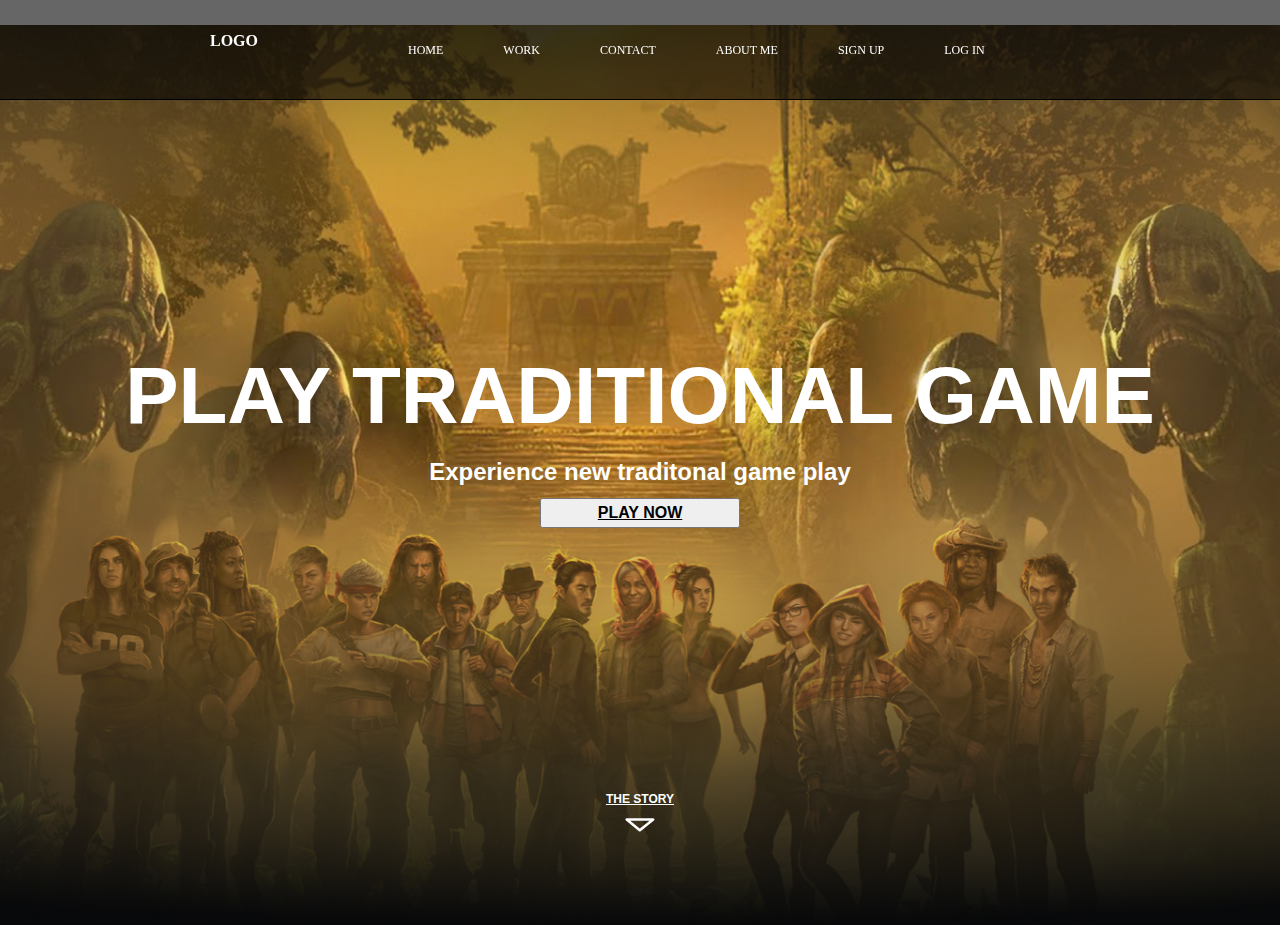
<file: index.html>
<!DOCTYPE html>
<html lang="en">
<head>
    <meta charset="UTF-8">
    <meta http-equiv="X-UA-Compatible" content="IE=edge">
    <meta name="viewport" content="width=device-width, initial-scale=1.0">
    <link rel="stylesheet" href="https://cdn.jsdelivr.net/npm/bootstrap@4.6.1/dist/css/bootstrap.min.css" integrity="sha384-zCbKRCUGaJDkqS1kPbPd7TveP5iyJE0EjAuZQTgFLD2ylzuqKfdKlfG/eSrtxUkn" crossorigin="anonymous">
    <link rel="stylesheet" href="style.css">
    <script src="https://cdn.jsdelivr.net/npm/jquery@3.5.1/dist/jquery.slim.min.js" integrity="sha384-DfXdz2htPH0lsSSs5nCTpuj/zy4C+OGpamoFVy38MVBnE+IbbVYUew+OrCXaRkfj" crossorigin="anonymous"></script>
    <script src="https://cdn.jsdelivr.net/npm/bootstrap@4.6.1/dist/js/bootstrap.bundle.min.js" integrity="sha384-fQybjgWLrvvRgtW6bFlB7jaZrFsaBXjsOMm/tB9LTS58ONXgqbR9W8oWht/amnpF" crossorigin="anonymous"></script>

    <title>Games</title>
    <link rel="icon" type="icon.ico" href="assets/icon.ico"/>
</head>
<body>
    <h1>PLAY TRADITIONAL GAME</h1>
    <h3>Experience new traditonal game play</h3>
    <button type="button" class="btn btn-warning"><a href="http://bit.ly/exscreendesign">PLAY NOW</a></button>
    <h6><a href="two.html">THE STORY</a></h6>
    <img src="assets/scroll-down.svg">
   <nav>
    <div class="logo">LOGO</div>
    <ul>
        <li><a href="#">HOME</a></li>
        <li><a href="#">WORK</a></li>
        <li><a href="#">CONTACT</a></li>
        <li><a href="#">ABOUT ME</a></li>
        <li><a href="#">SIGN UP</a></li>
        <li><a href="#">LOG IN</a></li>
    </ul>
   </nav>
   <section id="one"></section>

</body>
</html>
</file>
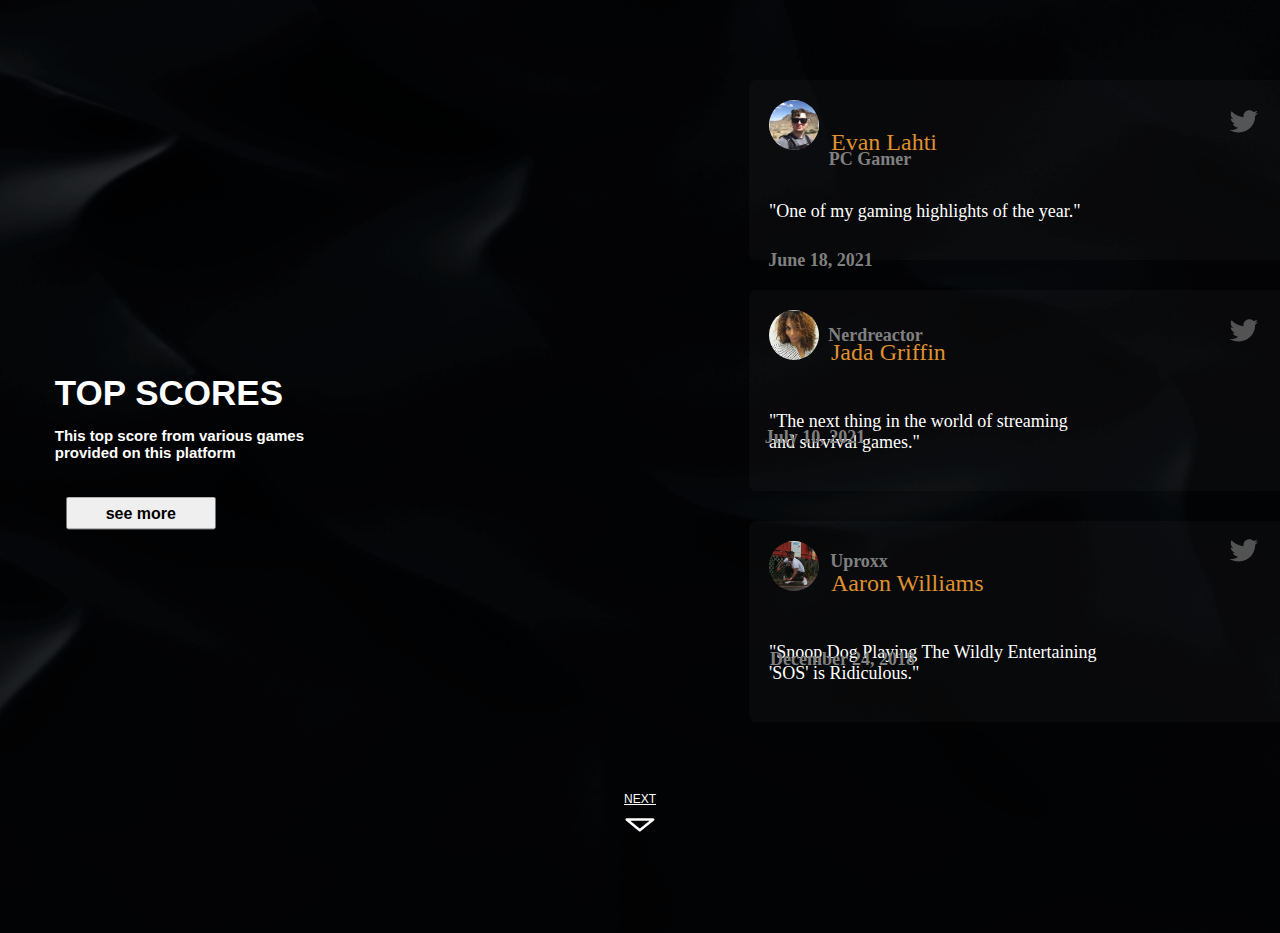
<file: five.html>
<!DOCTYPE html>
<html lang="en">
<head>
    <meta charset="UTF-8">
    <meta http-equiv="X-UA-Compatible" content="IE=edge">
    <meta name="viewport" content="width=device-width, initial-scale=1.0">
    <link rel="stylesheet" href="https://cdn.jsdelivr.net/npm/bootstrap@4.6.1/dist/css/bootstrap.min.css" integrity="sha384-zCbKRCUGaJDkqS1kPbPd7TveP5iyJE0EjAuZQTgFLD2ylzuqKfdKlfG/eSrtxUkn" crossorigin="anonymous">
    
    <script src="https://cdn.jsdelivr.net/npm/jquery@3.5.1/dist/jquery.slim.min.js" integrity="sha384-DfXdz2htPH0lsSSs5nCTpuj/zy4C+OGpamoFVy38MVBnE+IbbVYUew+OrCXaRkfj" crossorigin="anonymous"></script>
    <script src="https://cdn.jsdelivr.net/npm/bootstrap@4.6.1/dist/js/bootstrap.bundle.min.js" integrity="sha384-fQybjgWLrvvRgtW6bFlB7jaZrFsaBXjsOMm/tB9LTS58ONXgqbR9W8oWht/amnpF" crossorigin="anonymous"></script>

    <title>Games</title>
    <link rel="icon" type="icon.ico" href="assets/icon.ico"/>
</head>

<style>
    body{
    width: 100%;
    height: 100vh;
    background: url(assets/top-score-bg.png);
    background-size: cover;
    background-position: center;    
    }

    .wrapper {
    display: grid;
    grid-gap: 30px;
    width: 550px;
    height: 200px;
    margin: 0;
    padding: 0;
    position: absolute;
    top: 20%;
    left: 80%;
    transform: translateX(-50%) translateY(-50%);
  }

  .box {
    background-color:rgba(136, 134, 134, 0.051);
    color: rgb(223, 144, 48);
    border-radius: 7px;
    padding: 20px;
    font-size: 150%;

  }

    
  .c {
    grid-column: 1 ;
    grid-row: 1 ; 
  }
  .f {
    grid-column: 1 ;
    grid-row: 2 ;
    
  }
  .e {
    grid-column: 1 ;
    grid-row: 3;
  }

  p{
    color: white;
    font-size: 18px; 
    font-family: "open sans";
  }
  .evan{
    color: grey;
    font-size: 18px; 
    font-family: "open sans";
    position: fixed;
    top: 30.5%;
    left: 22%;
    transform: translateX(-50%) translateY(-50%)
  }
  .lahti{
    color: grey;
    font-size: 18px; 
    font-family: "open sans";
    position: fixed;
    top: 75%;
    left: 13%;
    transform: translateX(-50%) translateY(-50%)
  }
  .jada{
    color: grey;
    font-size: 18px; 
    font-family: "open sans";
    position: fixed;
    bottom: -47%;
    left: 23%;
    transform: translateX(-50%) translateY(-50%)
  }
  .griffin{
    color: grey;
    font-size: 18px; 
    font-family: "open sans";
    position: fixed;
    bottom: -104%;
    left: 12%;
    transform: translateX(-50%) translateY(-50%)
  }

  .aaron{
    color: grey;
    font-size: 18px; 
    font-family: "open sans";
    position: fixed;
    bottom: -160%;
    left: 20%;
    transform: translateX(-50%) translateY(-50%)
  }
  .williams{
    color: grey;
    font-size: 18px; 
    font-family: "open sans";
    position: fixed;
    bottom: -215%;
    left: 17%;
    transform: translateX(-50%) translateY(-50%)
  }
  
  h2{
    color: #fff;
    width: 300px;
    height: 100px;
    font-size: 35px;
    margin: 0;
    padding: 0;
    text-align: left;
    font-family: "arial";
    position: absolute;
    top: 47%;
    left: 16%;
    transform: translateX(-50%) translateY(-50%);
    }

    h4{
    color: #fff;
    width: 300px;
    height: 100px;
    font-size: 15px;
    margin: 0;
    padding: 0;
    text-align: left;
    font-family: "arial";
    position: absolute;
    top: 53%;
    left: 16%;
    transform: translateX(-50%) translateY(-50%);
    }

   
    h6 a{
        color: #fff;
        width: 100px;
        height: 30px;
        font-size: 12px;
        font-weight: lighter;
        margin: 0;
        padding: 0;
        text-align: center;
        font-family: "arial";
        position: absolute;
        bottom: 7%;
        left: 50%;
        transform: translateX(-50%) translateY(-50%);
    }

    .next{
        width: 30px;
        height: 30px;
        margin: 0;
        padding: 0;
        position: absolute;
        bottom: 5%;
        left: 50%;
        transform: translateX(-50%) translateY(-50%);
    }
  
    button{
        width: 150px;
        height: 33px;
        margin: 0;
        padding: 0;
        position: absolute;
        top: 57%;
        left: 11%;
        transform: translateX(-50%) translateY(-50%);
        color: black;
        font-size: 16px;
        font-weight: bold;
        text-align: center;
        font-family: "arial";
}
    
.ava{
    width: 50px;
    height: 50px;
    border-radius: 50%;
}
.twit_evan{
    width: 30px;
    height: 30px;    
    position: fixed;
    top: 20.5%;
    left: 90%;
    transform: translateX(-50%) translateY(-50%)
}
.twit_jada{
    width: 30px;
    height: 30px;    
    position: fixed;
    bottom: -40%;
    left: 90%;
    transform: translateX(-50%) translateY(-50%)
}
.twit_aaron{
    width: 30px;
    height: 30px;    
    position: fixed;
    bottom: -150%;
    left: 90%;
    transform: translateX(-50%) translateY(-50%)
}

</style>

<body>
    
    <h2>TOP SCORES</h2>
    <h4>This top score from various games provided on this platform</h4>
    <button type="button" class="btn btn-warning">see more</button>
    <div class="wrapper">
        <div class="box c"><img class="ava" src="assets/evan-lahti.jpg"> &nbsp;Evan Lahti
            <img class="twit_evan" src="assets/twitter.svg">
            <h3 class="evan">PC Gamer</h3></br></br>
            <p>"One of my gaming highlights of the year." </p>
            <h5 class="lahti">June 18, 2021</h5>
        </div>
        
        <div class="box f"><img class="ava" src="assets/jada-griffin.jpg"> &nbsp;Jada Griffin
            <img class="twit_jada" src="assets/twitter.svg">
            <h3 class="jada">Nerdreactor</h3></br></br>
            <p>"The next thing in the world of streaming</br>
                and survival games."</p>
            <h5 class="griffin">July 10, 2021</h5>
        </div>
        
        <div class="box e"><img class="ava" src="assets/aaron-williams.jpg"> &nbsp;Aaron Williams
            <img class="twit_aaron" src="assets/twitter.svg">
            <h3 class="aaron">Uproxx</h3></br></br>
            <p>"Snoop Dog Playing The Wildly Entertaining</br>
                'SOS' is Ridiculous."</p>
            <h5 class="williams">December 24, 2018</h5>
        </div>
      </div>

      <h6><a href="six.html">NEXT</a></h6>
    <img src="assets/scroll-down.svg" class="next">

    
</body>
</html>
</file>
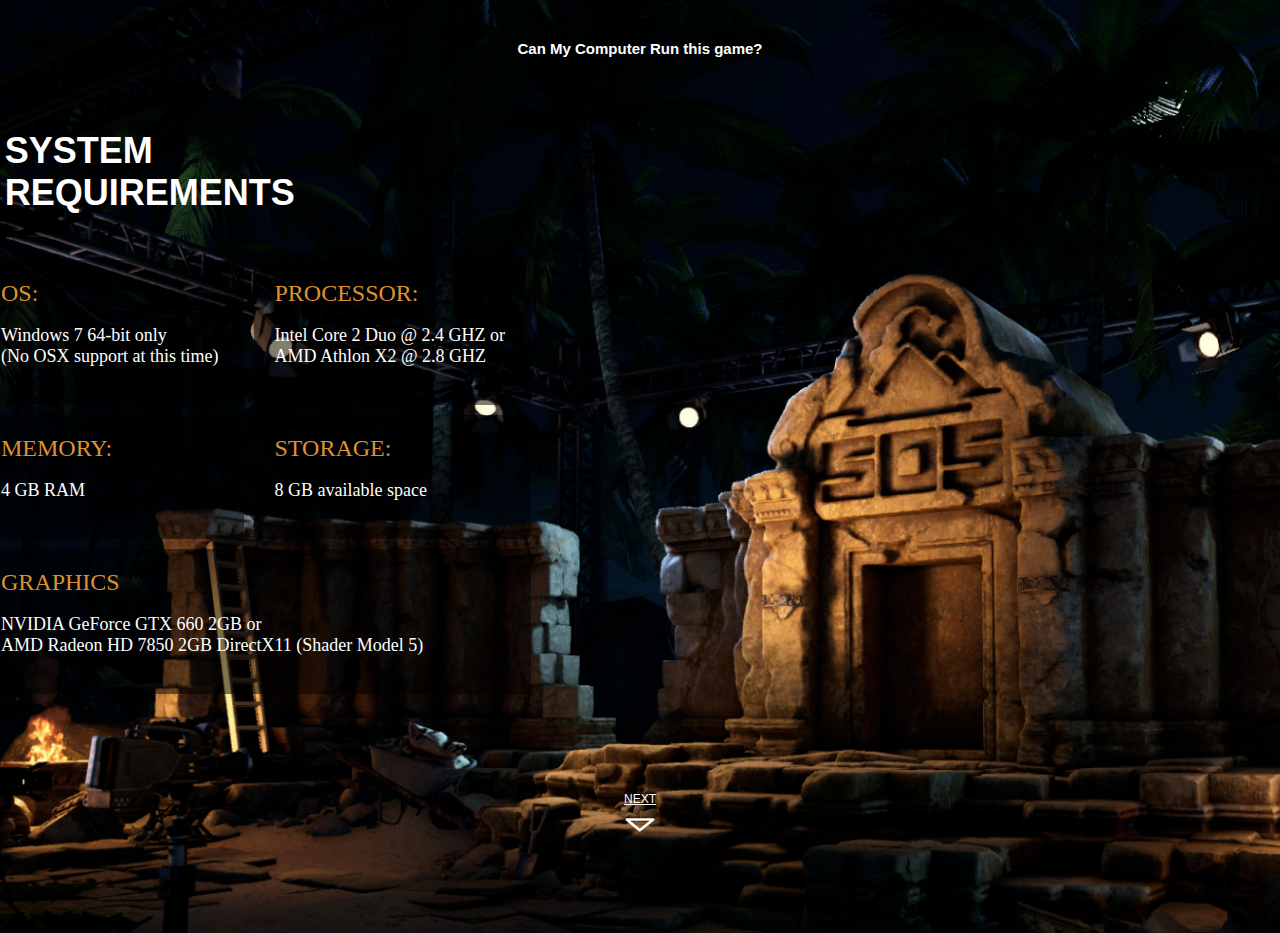
<file: four.html>
<!DOCTYPE html>
<html lang="en">
<head>
    <meta charset="UTF-8">
    <meta http-equiv="X-UA-Compatible" content="IE=edge">
    <meta name="viewport" content="width=device-width, initial-scale=1.0">
    <link rel="stylesheet" href="https://cdn.jsdelivr.net/npm/bootstrap@4.6.1/dist/css/bootstrap.min.css" integrity="sha384-zCbKRCUGaJDkqS1kPbPd7TveP5iyJE0EjAuZQTgFLD2ylzuqKfdKlfG/eSrtxUkn" crossorigin="anonymous">
    
    <script src="https://cdn.jsdelivr.net/npm/jquery@3.5.1/dist/jquery.slim.min.js" integrity="sha384-DfXdz2htPH0lsSSs5nCTpuj/zy4C+OGpamoFVy38MVBnE+IbbVYUew+OrCXaRkfj" crossorigin="anonymous"></script>
    <script src="https://cdn.jsdelivr.net/npm/bootstrap@4.6.1/dist/js/bootstrap.bundle.min.js" integrity="sha384-fQybjgWLrvvRgtW6bFlB7jaZrFsaBXjsOMm/tB9LTS58ONXgqbR9W8oWht/amnpF" crossorigin="anonymous"></script>

    <title>Games</title>
    <link rel="icon" type="icon.ico" href="assets/icon.ico"/>
</head>

<style>
    body{
    width: 100%;
    height: 100vh;
    background: url(assets/requirements.png);
    background-size: cover;
    background-position: center;    
    }

    .wrapper {
    display: grid;
    grid-gap: 10px;
    width: 550px;
    height: 200px;
    margin: 0;
    padding: 0;
    position: absolute;
    top: 40%;
    left: 20%;
    transform: translateX(-50%) translateY(-50%);
  }

  .box {
    background-color:rgba(0, 0, 0, 0.5);
    color: rgb(223, 144, 48);
    border-radius: 5px;
    padding: 20px;
    font-size: 150%;

  }

    
  .c {
    grid-column: 1 ;
    grid-row: 1 ;
  }
  .d {
    grid-column: 2;
    grid-row: 1;
  }
  .f {
    grid-column: 1 ;
    grid-row: 2 ;
  }
  .g {
    grid-column: 2;
    grid-row: 2;
  }
  .e {
    grid-column: 1 / 3;
    grid-row: 3;
  }

  p{
    color: white;
    font-size: 18px; 
    font-family: "open sans";
  }
  h2{
    color: #fff;
    width: 400px;
    height: 100px;
    font-size: 36px;
    margin: 0;
    padding: 0;
    text-align: left;
    font-family: "arial";
    position: absolute;
    top: 20%;
    left: 16%;
    transform: translateX(-50%) translateY(-50%);
    }

    h4{
        color: #fff;
        width: 400px;
        height: 100px;
        font-size: 15px;
        margin: 0;
        padding: 0;
        text-align: center;
        font-family: "arial";
        position: absolute;
        top: 10%;
        left: 50%;
        transform: translateX(-50%) translateY(-50%);
        }
    h6 a{
        color: #fff;
        width: 100px;
        height: 30px;
        font-size: 12px;
        font-weight: lighter;
        margin: 0;
        padding: 0;
        text-align: center;
        font-family: "arial";
        position: absolute;
        bottom: 7%;
        left: 50%;
        transform: translateX(-50%) translateY(-50%);
    }

    .next{
        width: 30px;
        height: 30px;
        margin: 0;
        padding: 0;
        position: absolute;
        bottom: 5%;
        left: 50%;
        transform: translateX(-50%) translateY(-50%);
    }
  

</style>

<body>
    <h4>Can My Computer Run this game?</h4>
    <h2>SYSTEM REQUIREMENTS</h2>
    <div class="wrapper">
        <div class="box c">OS:
            <p>Windows 7 64-bit only </br>
            (No OSX support at this time)</p>
        </div>
        
        <div class="box d">PROCESSOR:
            <p>Intel Core 2 Duo @ 2.4 GHZ or </br>
           AMD Athlon X2 @ 2.8 GHZ</p>
        </div>

        <div class="box f">MEMORY:
            <p>4 GB RAM</p>
        </div>

        <div class="box g">STORAGE:
            <p>8 GB available space</p>
        </div>

        <div class="box e">GRAPHICS
            <p>NVIDIA GeForce GTX 660 2GB or </br>
            AMD Radeon HD 7850 2GB DirectX11 (Shader Model 5)</p>
        </div>
      </div>

      <h6><a href="five.html">NEXT</a></h6>
    <img src="assets/scroll-down.svg" class="next">

    
</body>
</html>
</file>
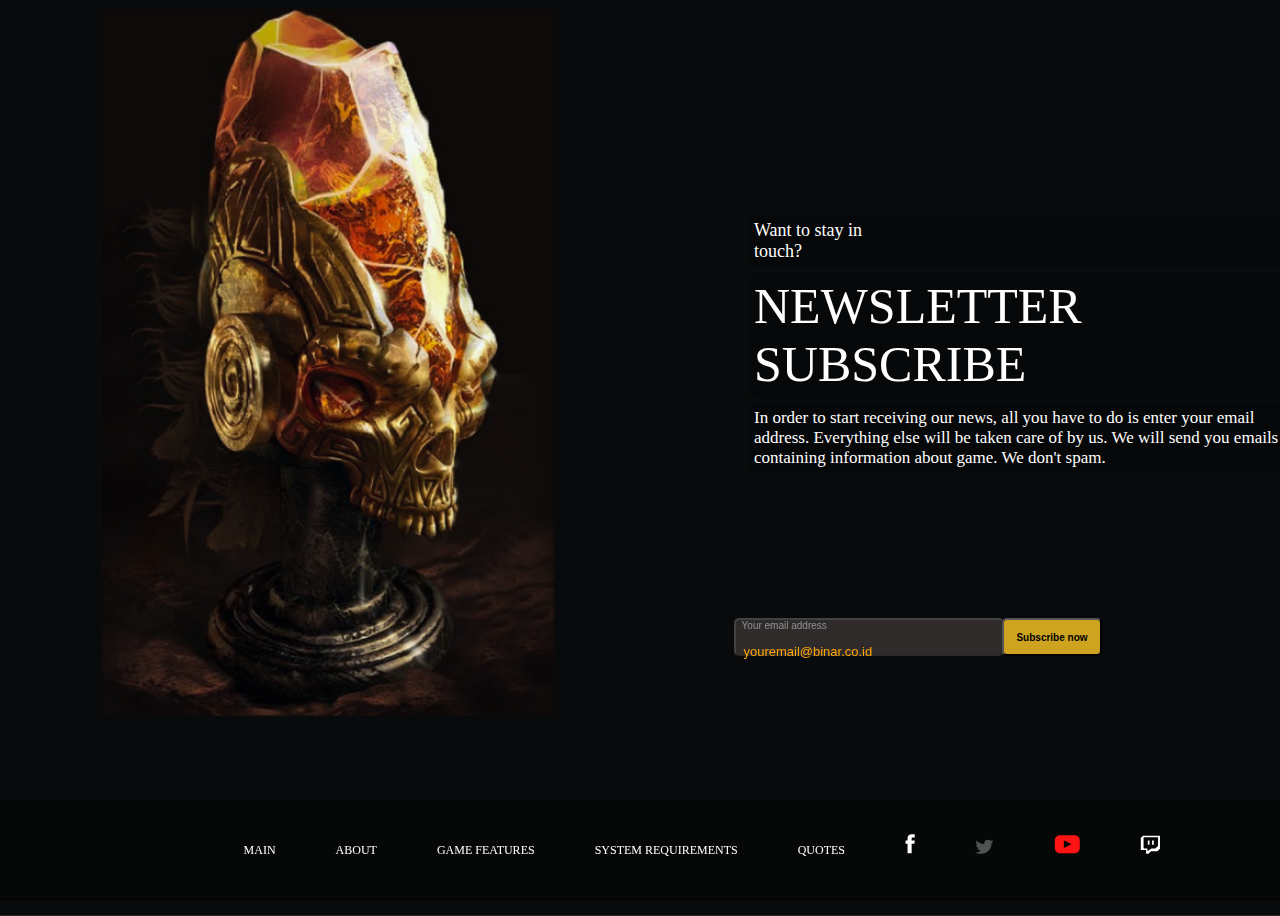
<file: six.html>
<!DOCTYPE html>
<html lang="en">
<head>
    <meta charset="UTF-8">
    <meta http-equiv="X-UA-Compatible" content="IE=edge">
    <meta name="viewport" content="width=device-width, initial-scale=1.0">
    <link rel="stylesheet" href="https://cdn.jsdelivr.net/npm/bootstrap@4.6.1/dist/css/bootstrap.min.css" integrity="sha384-zCbKRCUGaJDkqS1kPbPd7TveP5iyJE0EjAuZQTgFLD2ylzuqKfdKlfG/eSrtxUkn" crossorigin="anonymous">
    
    <script src="https://cdn.jsdelivr.net/npm/jquery@3.5.1/dist/jquery.slim.min.js" integrity="sha384-DfXdz2htPH0lsSSs5nCTpuj/zy4C+OGpamoFVy38MVBnE+IbbVYUew+OrCXaRkfj" crossorigin="anonymous"></script>
    <script src="https://cdn.jsdelivr.net/npm/bootstrap@4.6.1/dist/js/bootstrap.bundle.min.js" integrity="sha384-fQybjgWLrvvRgtW6bFlB7jaZrFsaBXjsOMm/tB9LTS58ONXgqbR9W8oWht/amnpF" crossorigin="anonymous"></script>

    <title>Games</title>
    <link rel="icon" type="icon.ico" href="assets/icon.ico"/>
</head>

<style>
    body{
    width: 100%;
    height: 100vh;
    background: url(assets/newsletter.png);
    background-size: cover;
    background-position: center;    
    }
    #skull{
        background: url(assets/skull.png) left no-repeat;
        width: 50%;
        height: 80vh;
        background-size: contain;
        background-position: center;
    }

    .wrapper {
    display: grid;
    grid-gap: 5px;
    width: 550px;
    height: 200px;
    margin: 0;
    padding: 0;
    position: absolute;
    top: 35%;
    left: 80%;
    transform: translateX(-50%) translateY(-50%);
  }

  .box {
    background-color:rgba(0, 0, 0, 0.1);
    color: rgb(255, 255, 255);
    border-radius: 7px;
    padding: 5px;
    font-size: 150%;

  }
   
  .a {
    grid-column: 1 ;
    grid-row: 1 ; 
    font-size: 18px;
  }
  .b {
    grid-column: 1 ;
    grid-row: 2 ;
    font-size: 50px;
  }
  .c {
    grid-column: 1 ;
    grid-row: 3;
    font-size: 17px;
    font-weight: lighter;
  }

  .email{
        width: 270px;
        height: 38px;
        margin: 0;
        padding: 0;
        position:fixed;
        bottom: 25%;
        right: 11%;
        transform: translateX(-50%) translateY(-50%);
        background-color: rgb(47, 43, 43);
        color: rgba(255, 255, 255, 0.458);
        font-size: 10px;
        font-weight:lighter;
        text-align: left;
        font-family: "arial";
        border-radius: 5px;
  }
  p{
    font-size: 13px;
    font-weight:lighter;
    text-align: left;
    font-family: "arial";
    color: orange;
  }
  .subs{
        width: 100px;
        height: 38px;
        margin: 0;
        padding: 0;
        position:fixed;
        bottom: 25%;
        right: 10%;
        transform: translateX(-50%) translateY(-50%);
        background-color: rgb(206, 163, 32);
        color: black;
        font-size: 10px;
        font-weight:bold;
        text-align: center;
        font-family: "arial";
        border-radius: 5px;
  }


  nav{
    position: fixed;
    bottom: 0;
    left: 0;
    width: 100%;
    height: 100px;
    padding: 10px 90px;
    box-sizing: border-box;
    background: rgba(0, 0, 0, 0.2);
    border-bottom: 1px solid rgb(0, 0, 0);
}


nav ul{
    list-style: none;
    float: right;
    margin: 0;
    padding: 0;
    display: flex;
}

nav ul li a{
    line-height: 80px;
    color: #fff;
    padding: 12px 30px;
    text-decoration: none;
    font-size: 12px;
    font-weight: "regular";
    text-transform: uppercase;
}

nav ul li a:hover{
    background: rgba(0, 0, 0, 0.7);
    border-radius: 6px;
}

  
</style>

<body>
    <div id="skull"></div>

    <div class="wrapper">
        <div class="box a">Want to stay in </br>touch?</div>
        <div class="box b">NEWSLETTER</br>
        SUBSCRIBE
        </div>
        <div class="box c">In order to start receiving our news, all you have to do is enter your email address. 
            Everything else will be taken care of by us. We will send you emails containing information about game. We don't spam.
        </div>
    </div>
    <button type="button" disabled class="email">&nbsp;   Your email address</br>
    <p>&nbsp;   youremail@binar.co.id</p>
    </button>
    <button type="button" class="subs">Subscribe now</button>
  
    <nav>
        <ul>
            <li><a href="index.html">MAIN</a></li>
            <li><a href="two.html">ABOUT</a></li>
            <li><a href="three.html">GAME FEATURES</a></li>
            <li><a href="four.html">SYSTEM REQUIREMENTS</a></li>
            <li><a href="five.html">QUOTES</a></li>
            <li><a href="#"><img src="assets/facebook.svg"></a></li>
            <li><a href="#"><img src="assets/twitter.svg"></a></li>
            <li><a href="#"><img src="assets/vector.svg"></a></li>
            <li><a href="#"><img src="assets/twitch.svg"></a></li>
        </ul>
       </nav>    
</body>
</html>
</file>
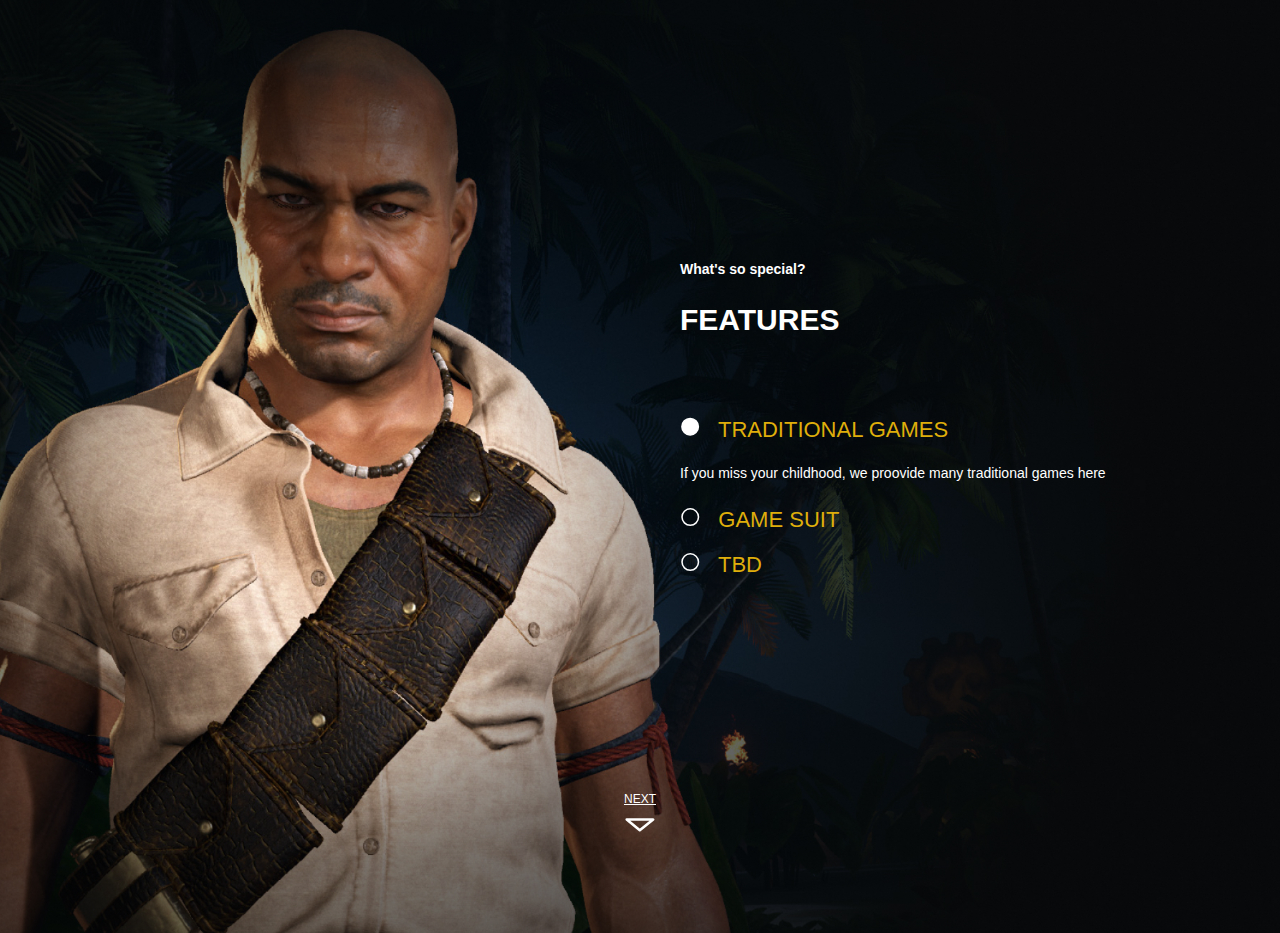
<file: three.html>
<!DOCTYPE html>
<html lang="en">
<head>
    <meta charset="UTF-8">
    <meta http-equiv="X-UA-Compatible" content="IE=edge">
    <meta name="viewport" content="width=device-width, initial-scale=1.0">
    <link rel="stylesheet" href="https://cdn.jsdelivr.net/npm/bootstrap@4.6.1/dist/css/bootstrap.min.css" integrity="sha384-zCbKRCUGaJDkqS1kPbPd7TveP5iyJE0EjAuZQTgFLD2ylzuqKfdKlfG/eSrtxUkn" crossorigin="anonymous">
    
    <script src="https://cdn.jsdelivr.net/npm/jquery@3.5.1/dist/jquery.slim.min.js" integrity="sha384-DfXdz2htPH0lsSSs5nCTpuj/zy4C+OGpamoFVy38MVBnE+IbbVYUew+OrCXaRkfj" crossorigin="anonymous"></script>
    <script src="https://cdn.jsdelivr.net/npm/bootstrap@4.6.1/dist/js/bootstrap.bundle.min.js" integrity="sha384-fQybjgWLrvvRgtW6bFlB7jaZrFsaBXjsOMm/tB9LTS58ONXgqbR9W8oWht/amnpF" crossorigin="anonymous"></script>

    <title>Games</title>
    <link rel="icon" type="icon.ico" href="assets/icon.ico"/>
</head>

<style>
    body{
    width: 100%;
    height: 100vh;
    background: url(assets/features.jpg);
    background-size: cover;
    background-position: center;    
    }
    .containera{       
        width: 1200px;
        height: 200px;
        margin: 0;
        padding: 0;
        position: absolute;
        top: 38%;
        left: 100%;
        transform: translateX(-50%) translateY(-50%);
    }
    .containerb{       
        width: 1200px;
        height: 200px;
        margin: 0;
        padding: 0;
        position: absolute;
        top: 42%;
        left: 100%;
        transform: translateX(-50%) translateY(-50%);
    }
    .container1{       
        width: 1200px;
        height: 200px;
        margin: 0;
        padding: 0;
        position: absolute;
        top: 55%;
        left: 100%;
        transform: translateX(-50%) translateY(-50%);
    }
    .container2{       
        width: 1200px;
        height: 200px;
        margin: 0;
        padding: 0;
        position: absolute;
        top: 65%;
        left: 100%;
        transform: translateX(-50%) translateY(-50%);
    }

    .container3{       
        width: 1200px;
        height: 200px;
        margin: 0;
        padding: 0;
        position: absolute;
        top: 70%;
        left: 100%;
        transform: translateX(-50%) translateY(-50%);
    }
    h3{
        color: rgb(223, 174, 11);
        font-size: 22px;
        font-weight: lighter;        
        text-align: left;
        font-family: "arial";
    }
    h2{
        color: white;
        font-size: 30px;
        font-weight: bold;        
        text-align: left;
        font-family: "arial";
    }
    h4{
        color: white;
        font-size: 14px;     
        text-align: left;
        font-family: "arial";
    }
    p{
        color: rgb(255, 255, 255);
        font-size: 14px;     
        text-align: left;
        font-family: "arial";
        font-weight: lighter;
    }
    
    h6 a{
        color: #fff;
        width: 100px;
        height: 30px;
        font-size: 12px;
        font-weight: normal;
        margin: 0;
        padding: 0;
        text-align: center;
        font-family: "arial";
        position: absolute;
        bottom: 7%;
        left: 50%;
        transform: translateX(-50%) translateY(-50%);
    }

    .next{
        width: 30px;
        height: 30px;
        margin: 0;
        padding: 0;
        position: absolute;
        bottom: 5%;
        left: 50%;
        transform: translateX(-50%) translateY(-50%);
    }

    

</style>

<body>
    <div class="containera">
        <h4>What's so special?</h4>
    </div>

    <div class="containerb">
        <h2>FEATURES</h2>
    </div>

    <div class="container1">        
        <h3><img src="assets/ellipse.svg" style="width: 20px; height: 20px;"> &nbsp; TRADITIONAL GAMES</h3>
        <p>If you miss your childhood, we proovide many traditional games here</p>
    </div>

    <div class="container2">
        <h3><img src="assets/ellipse-outline.svg" style="width: 20px; height: 20px;"> &nbsp; GAME SUIT</h3>
    </div>

    <div class="container3">        
        <h3><img src="assets/ellipse-outline.svg" style="width: 20px; height: 20px;"> &nbsp; TBD</h3>
    </div>

    <h6><a href="four.html">NEXT</a></h6>
    <img src="assets/scroll-down.svg" class="next">
    
</body>
</html>
</file>
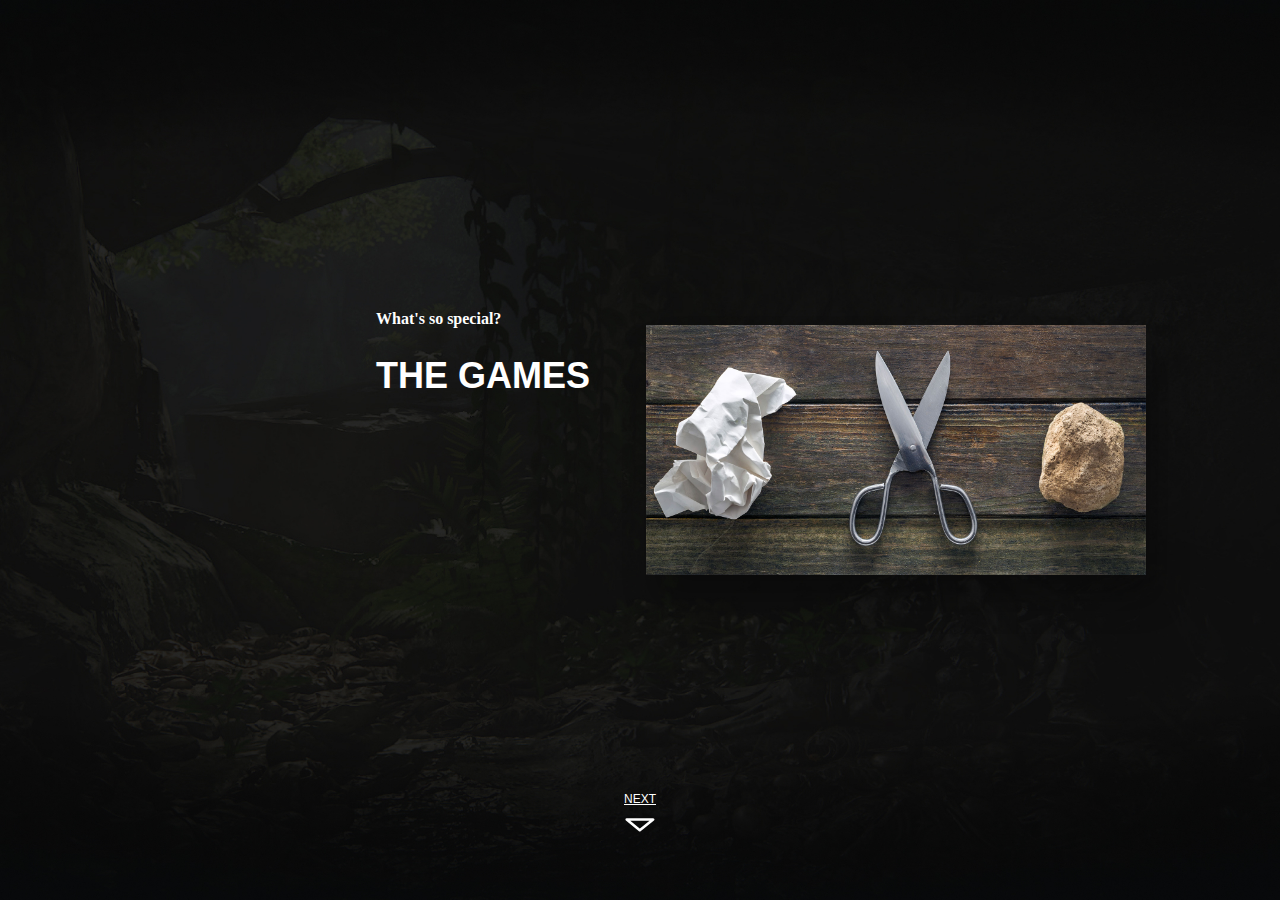
<file: two.html>
<!DOCTYPE html>
<html lang="en">
<head>
    <meta name="viewport" content="width=device-width, initial-scale=1.0">
    <title>Games</title>
    <link rel="icon" type="icon.ico" href="assets/icon.ico"/>

<style media="screen">
      *{
    padding: 0;
    margin: 0;
    box-sizing: border-box;
}
body{
    width: 100%;
    height: 100vh;
    background: url(assets/the-games-bg.jpg);
    background-size: cover;
    background-position: center;
}
.container{
    width: 500px;
    position: absolute;
    transform: translate(-50%,-50%);
    top: 50%;
    left: 70%;
    overflow: hidden;
    box-shadow: 10px 25px 30px rgba(0,0,0,0.3);
}
.wrapper{
    width: 100%;
    display: flex;
    animation: slide 16s infinite;
}
@keyframes slide{
    0%{
        transform: translateX(0);
    }
    25%{
        transform: translateX(0);
    }
    30%{
        transform: translateX(-100%);
    }
    50%{
        transform: translateX(-100%);
    }
    55%{
        transform: translateX(-200%);
    }
    75%{
        transform: translateX(-200%);
    }
    80%{
        transform: translateX(-300%);
    }
    100%{
        transform: translateX(-300%);
    }
}
img{
    width: 100%;
}

h4{
    color: #fff;
    width: 400px;
    height: 100px;
    margin: 0;
    padding: 0;
    text-align: left;
    font-family: "open sans";
    position: absolute;
    top: 40%;
    left: 45%;
    transform: translateX(-50%) translateY(-50%); 
}
h2{
    color: #fff;
    width: 400px;
    height: 100px;
    font-size: 36px;
    margin: 0;
    padding: 0;
    text-align: left;
    font-family: "arial";
    position: absolute;
    top: 45%;
    left: 45%;
    transform: translateX(-50%) translateY(-50%); 
}
h6 a{
    color: #fff;
    width: 100px;
    height: 30px;
    font-size: 12px;
    font-weight: lighter;
    margin: 0;
    padding: 0;
    text-align: center;
    font-family: "arial";
    position: absolute;
    bottom: 7%;
    left: 50%;
    transform: translateX(-50%) translateY(-50%);
}

.next{
    width: 30px;
    height: 30px;
    margin: 0;
    padding: 0;
    position: absolute;
    bottom: 5%;
    left: 50%;
    transform: translateX(-50%) translateY(-50%);
}

.right{
    width: 30px;
    height: 30px;
    margin: 0;
    padding: 0;
    position: absolute;
    bottom: 45%;
    right: 10%;
    transform: translateX(-50%) translateY(-50%);
}

.left{
    width: 30px;
    height: 30px;
    margin: 0;
    padding: 0;
    position: absolute;
    bottom: 45%;
    left: 51.5%;
    transform: translateX(-50%) translateY(-50%);
}

</style>
</head>

<body>
<h4>What's so special?</h4>
<h2>THE GAMES</h2>
<h6><a href="three.html">NEXT</a></h6>
<img src="assets/scroll-down.svg" class="next">
<img src="assets/switch-right.svg" class="right">
<img src="assets/switch-left.svg" class="left">

    <div class="container">
        <div class="wrapper">
            <img src="assets/rockpaperstrategy-1600.jpg">
            <img src="assets/rockpaperstrategy-1600.jpg">
            <img src="assets/rockpaperstrategy-1600.jpg">
            <img src="assets/rockpaperstrategy-1600.jpg">
            <img src="assets/rockpaperstrategy-1600.jpg">
        </div>
    </div>
</body>
</html>
</file>
<file: style.css>
body{
    margin: 0;
    padding: 0;
    font-family: "open sans";
}

nav{
    position: fixed;
    top: 0;
    left: 0;
    width: 100%;
    height: 100px;
    padding: 10px 90px;
    box-sizing: border-box;
    background: rgba(0, 0, 0, 0.6);
    border-bottom: 1px solid rgb(0, 0, 0);
}

nav .logo{
    padding: 22px 120px;
    height: 80px;
    float: left;
    font-size: 16px;
    font-weight: bold;
    text-transform: uppercase;
    color: #fff;
}

nav ul{
    list-style: none;
    float: left;
    margin: 0;
    padding: 0;
    display: flex;
}

nav ul li a{
    line-height: 80px;
    color: #fff;
    padding: 12px 30px;
    text-decoration: none;
    font-size: 12px;
    font-weight: "regular";
    text-transform: uppercase;
}

nav ul li a:hover{
    background: rgba(0, 0, 0, 0.7);
    border-radius: 6px;
}

#one{
    width: 100%;
    height: 100vh;
    background: url(assets/main-bg.jpg) no-repeat;
    background-size: cover;
    background-position: center;
}

h1{
    color: #fff;
    width: 1200px;
    height: 200px;
    font-size: 80px;
    font-weight: bold;
    margin: 0;
    padding: 0;
    text-align: center;
    font-family: "arial";
    position: absolute;
    top: 50%;
    left: 50%;
    transform: translateX(-50%) translateY(-50%);
}

h3{
    color: #fff;
    width: 1200px;
    height: 200px;
    font-size: 24px;
    font-weight: regular;
    margin: 0;
    padding: 0;
    text-align: center;
    font-family: "arial";
    position: absolute;
    top: 62%;
    left: 50%;
    transform: translateX(-50%) translateY(-50%);
}

button{
    width: 200px;
    height: 30px;
    margin: 0;
    padding: 0;
    position: absolute;
    top: 57%;
    left: 50%;
    transform: translateX(-50%) translateY(-50%);
}
button a{
    color: black;
    font-size: 16px;
    font-weight: bold;
    text-align: center;
    font-family: "arial";
}

h6 a{
    color: #fff;
    width: 100px;
    height: 30px;
    font-size: 12px;
    font-weight: regular;
    margin: 0;
    padding: 0;
    text-align: center;
    font-family: "arial";
    position: absolute;
    bottom: 7%;
    left: 50%;
    transform: translateX(-50%) translateY(-50%);
}

img{
    width: 30px;
    height: 30px;
    margin: 0;
    padding: 0;
    position: absolute;
    bottom: 5%;
    left: 50%;
    transform: translateX(-50%) translateY(-50%);
}
</file>
